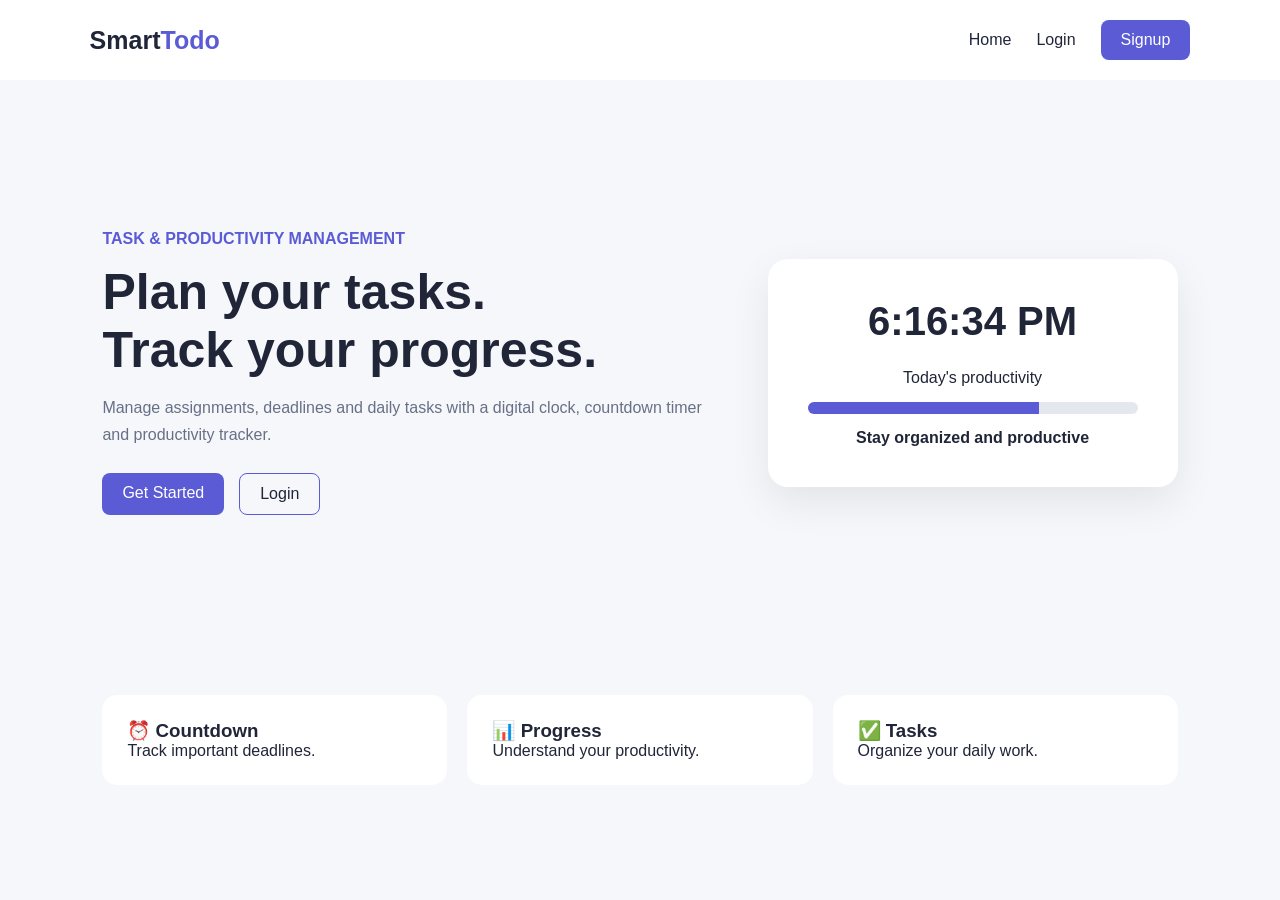
<file: index.html>
<!DOCTYPE html>
<html lang="en">
<head>
    <meta charset="UTF-8">
    <meta name="viewport" content="width=device-width, initial-scale=1.0">
    <title>Smart To-Do List</title>
    <link rel="stylesheet" href="css/style.css">
</head>
<body>

<header class="navbar">
    <div class="logo">Smart<span>Todo</span></div>

    <nav>
        <a href="index.html">Home</a>
<a href="login.html">Login</a>
        <a href="signup.html" class="nav-btn">Signup</a>
    </nav>
</header>

<main class="hero">

    <section class="hero-text">
        <p class="tag">TASK & PRODUCTIVITY MANAGEMENT</p>

        <h1>Plan your tasks.<br>Track your progress.</h1>

        <p>
            Manage assignments, deadlines and daily tasks with
            a digital clock, countdown timer and productivity tracker.
        </p>

        <div class="hero-buttons">
            <a href="signup.html" class="primary-btn">Get Started</a>
            <a href="login.html" class="secondary-btn">Login</a>
        </div>
    </section>

    <section class="hero-card">
        <div class="clock-preview" id="homeClock">00:00:00</div>
        <p>Today's productivity</p>

        <div class="progress-bar">
            <div class="progress-fill"></div>
        </div>

        <strong>Stay organized and productive</strong>
    </section>

</main>

<section class="features">
    <div class="feature-card">
        <h3>⏰ Countdown</h3>
        <p>Track important deadlines.</p>
    </div>

    <div class="feature-card">
        <h3>📊 Progress</h3>
        <p>Understand your productivity.</p>
    </div>

    <div class="feature-card">
        <h3>✅ Tasks</h3>
        <p>Organize your daily work.</p>
    </div>
</section>

<script>
    function updateHomeClock() {
        const clock = document.getElementById("homeClock");
        const now = new Date();
        clock.textContent = now.toLocaleTimeString();
    }

    setInterval(updateHomeClock, 1000);
    updateHomeClock();
</script>

</body>
</html>
</file>
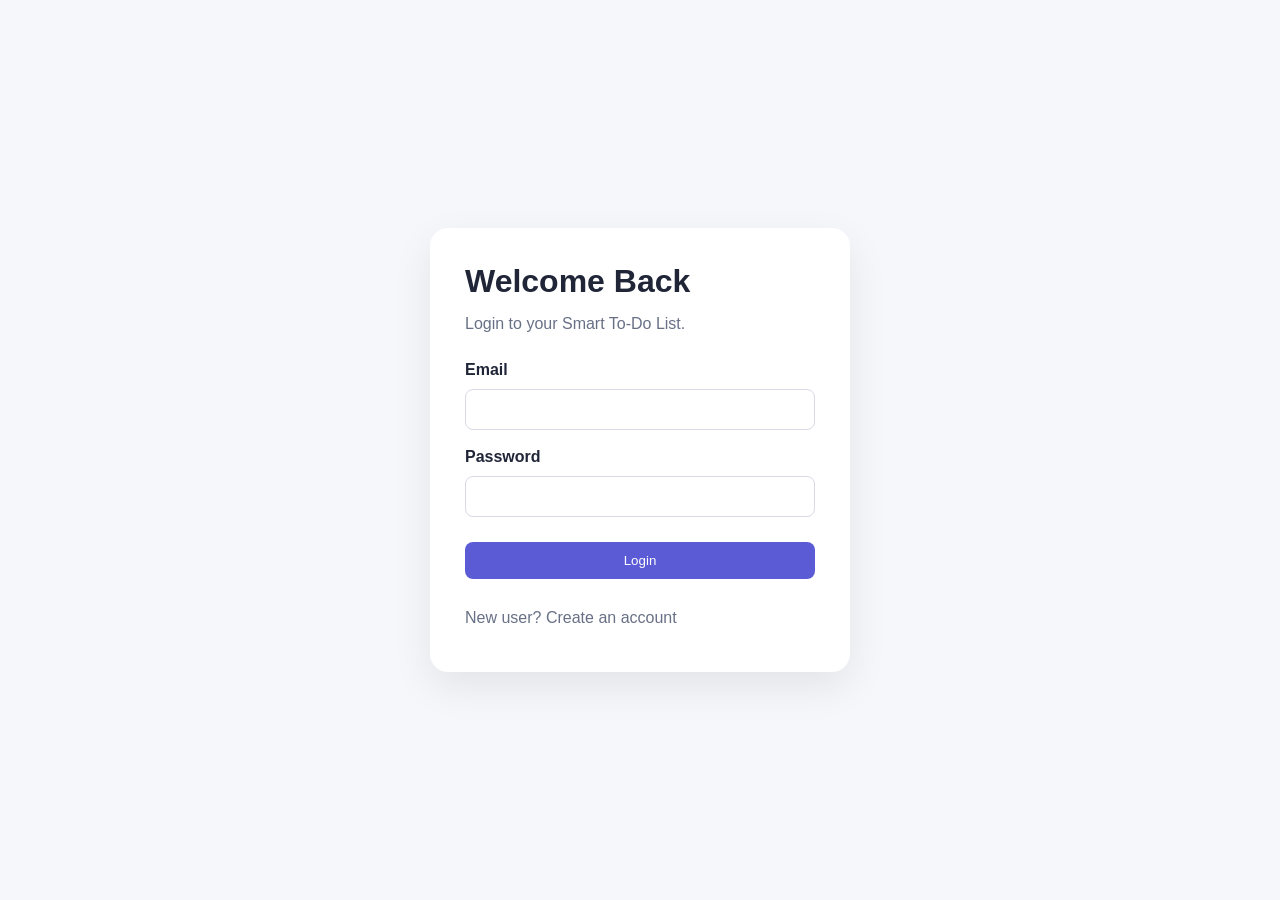
<file: admin-dashboard.html>
<!DOCTYPE html>
<html lang="en">
<head>
    <meta charset="UTF-8">
    <meta name="viewport" content="width=device-width, initial-scale=1.0">
    <title>Admin Dashboard</title>
    <link rel="stylesheet" href="css/style.css">
    <link rel="stylesheet" href="css/user.css">
</head>
<body>

<div class="dashboard">

    <aside class="sidebar">

        <h2>SmartTodo Admin</h2>

        <a href="#">Dashboard</a>
        <a href="#users">Users</a>
        <a href="#tasks">Tasks</a>

        <button id="adminLogout">
            Logout
        </button>

    </aside>

    <main class="main-content">

        <header class="dashboard-header">

            <div>
                <p>Administrator</p>
                <h1>Admin Dashboard</h1>
            </div>

            <div class="digital-clock" id="adminClock">
                00:00:00
            </div>

        </header>

        <section class="stats-grid">

            <div class="stat-card">
                <p>Total Users</p>
                <h2 id="adminUsers">0</h2>
            </div>

            <div class="stat-card">
                <p>Total Tasks</p>
                <h2 id="adminTasks">0</h2>
            </div>

            <div class="stat-card">
                <p>Completed</p>
                <h2 id="adminCompleted">0</h2>
            </div>

            <div class="stat-card">
                <p>Pending</p>
                <h2 id="adminPending">0</h2>
            </div>

        </section>

        <section class="panel" id="users">

            <h2>Registered Users</h2>

            <div id="userList"></div>

        </section>

        <br>

        <section class="panel" id="tasks">

            <h2>All Tasks</h2>

            <div id="adminTaskList"></div>

        </section>

    </main>

</div>

<script src="js/admin.js"></script>

</body>
</html>
</file>
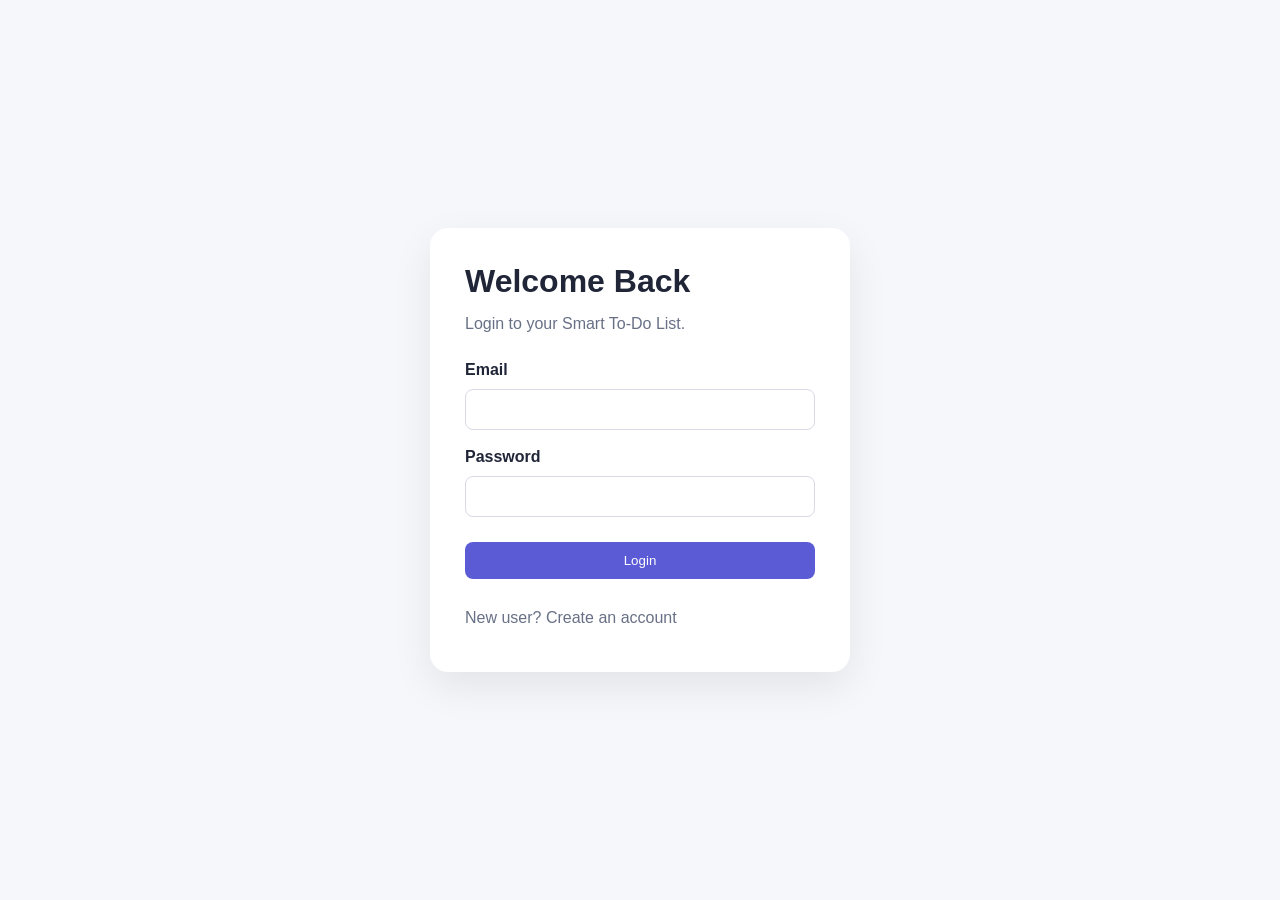
<file: login.html>
<!DOCTYPE html>
<html lang="en">
<head>
    <meta charset="UTF-8">
    <meta name="viewport" content="width=device-width, initial-scale=1.0">
    <title>Login - Smart Todo</title>
    <link rel="stylesheet" href="css/style.css">
    <link rel="stylesheet" href="css/auth.css">
</head>
<body>

<main class="auth-page">

    <form id="loginForm" class="auth-card">

        <h1>Welcome Back</h1>

        <p>Login to your Smart To-Do List.</p>

        <label>Email</label>
        <input type="email" id="loginEmail" required>

        <label>Password</label>
        <input type="password" id="loginPassword" required>

        <button type="submit" class="primary-btn">
            Login
        </button>

        <p id="loginMessage"></p>

        <p>
            New user?
            <a href="signup.html">Create an account</a>
        </p>

    </form>

</main>

<script src="js/auth.js"></script>

</body>
</html>
</file>
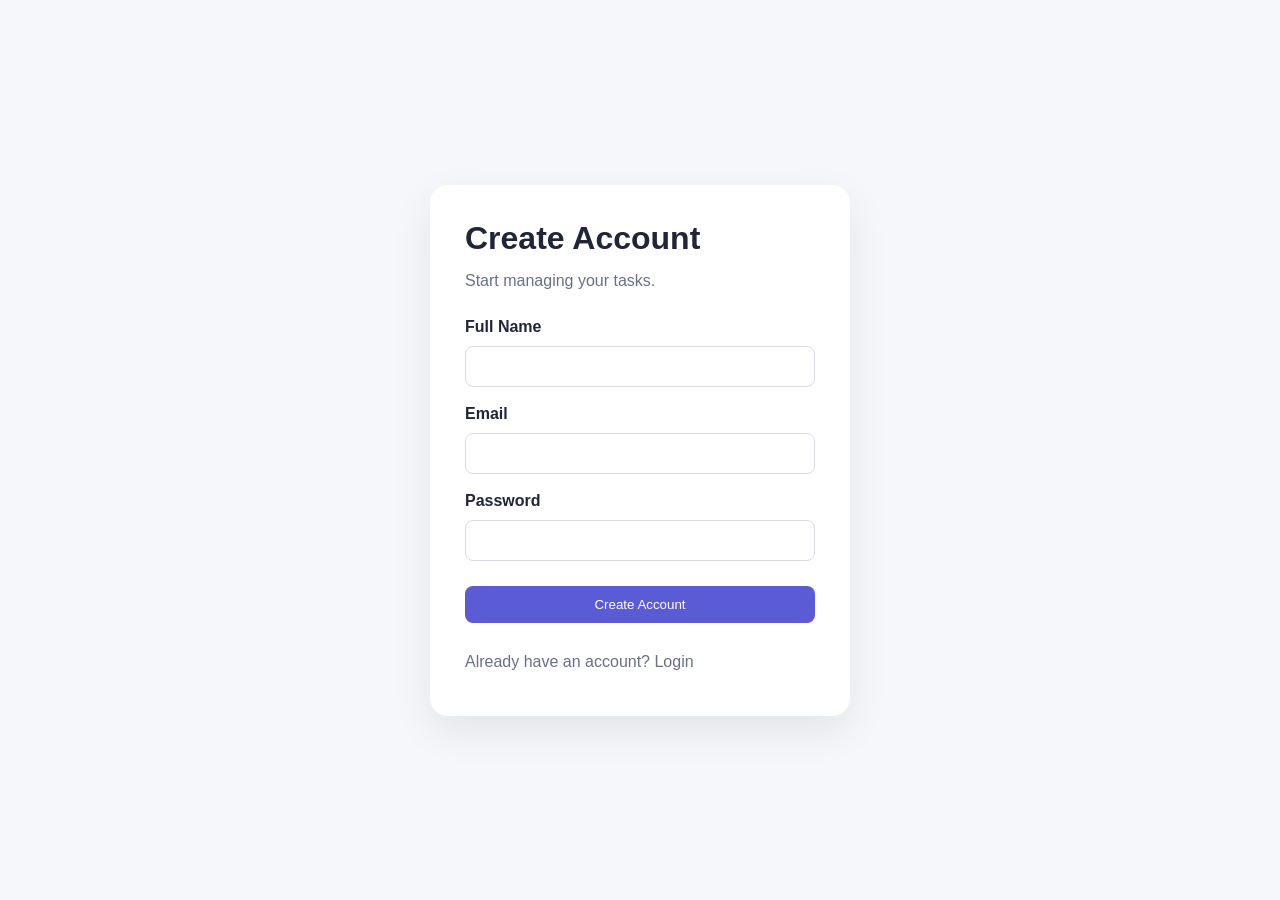
<file: signup.html>
<!DOCTYPE html>
<html lang="en">
<head>
    <meta charset="UTF-8">
    <meta name="viewport" content="width=device-width, initial-scale=1.0">
    <title>Signup - Smart Todo</title>
    <link rel="stylesheet" href="css/style.css">
    <link rel="stylesheet" href="css/auth.css">
</head>
<body>

<main class="auth-page">

    <form id="signupForm" class="auth-card">

        <h1>Create Account</h1>

        <p>Start managing your tasks.</p>

        <label>Full Name</label>
        <input type="text" id="signupName" required>

        <label>Email</label>
        <input type="email" id="signupEmail" required>

        <label>Password</label>
        <input type="password" id="signupPassword" required>

        <button type="submit" class="primary-btn">
            Create Account
        </button>

        <p id="signupMessage"></p>

        <p>
            Already have an account?
            <a href="login.html">Login</a>
        </p>

    </form>

</main>

<script src="js/auth.js"></script>

</body>
</html>
</file>
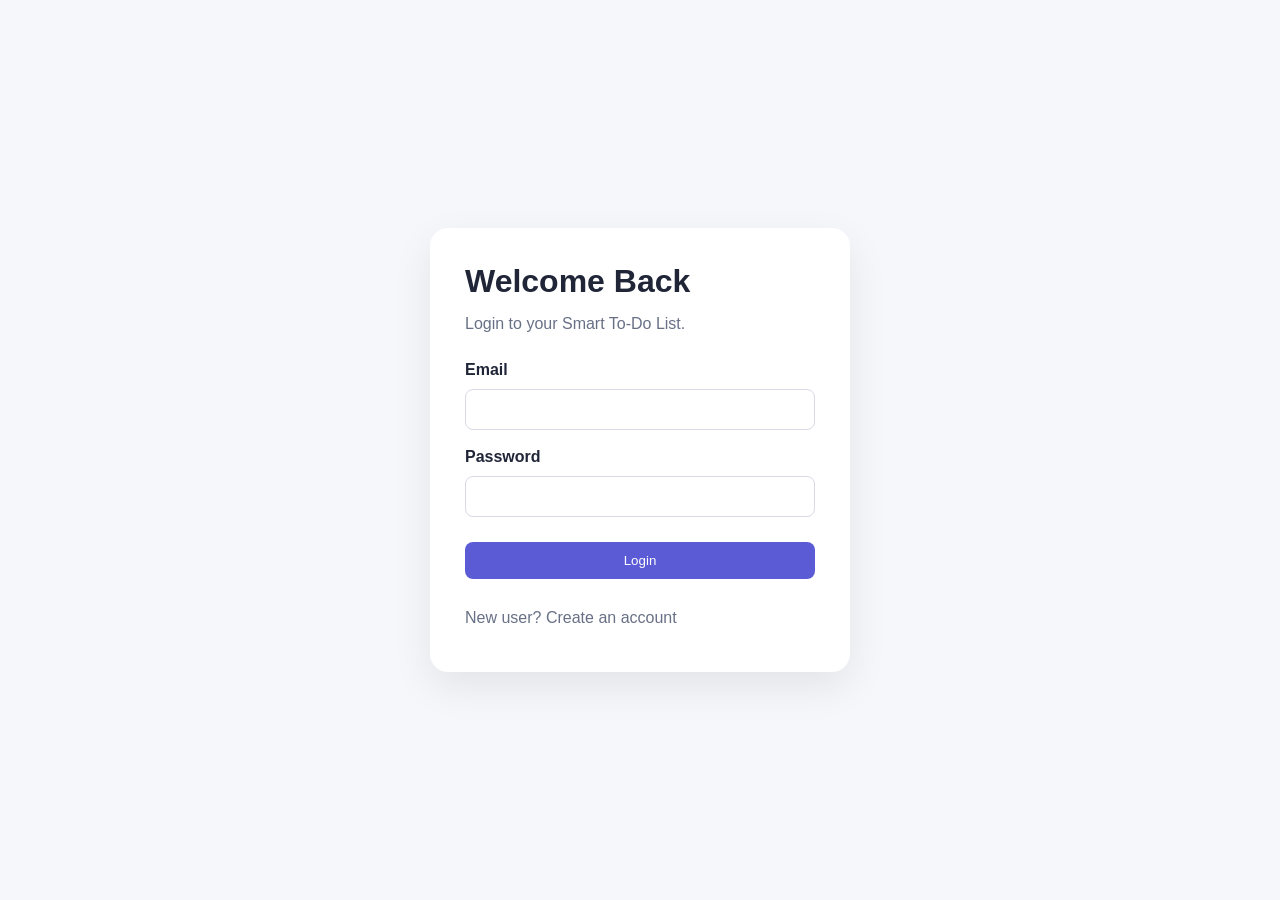
<file: user-dashboard.html>
<!DOCTYPE html>
<html lang="en">
<head>
    <meta charset="UTF-8">
    <meta name="viewport" content="width=device-width, initial-scale=1.0">
    <title>User Dashboard</title>
    <link rel="stylesheet" href="css/style.css">
    <link rel="stylesheet" href="css/user.css">
</head>
<body>

<div class="dashboard">

    <aside class="sidebar">

        <h2>SmartTodo</h2>

        <a href="#">Dashboard</a>
        <a href="#taskSection">My Tasks</a>
        <a href="#progressSection">Progress</a>

        <button id="logoutBtn">Logout</button>

    </aside>

    <main class="main-content">

        <header class="dashboard-header">

            <div>
                <p>Good day!</p>
                <h1 id="welcomeName">User</h1>
            </div>

            <div class="digital-clock" id="digitalClock">
                00:00:00
            </div>

        </header>

        <section class="stats-grid">

            <div class="stat-card">
                <p>Total Tasks</p>
                <h2 id="totalTasks">0</h2>
            </div>

            <div class="stat-card">
                <p>Completed</p>
                <h2 id="completedTasks">0</h2>
            </div>

            <div class="stat-card">
                <p>Pending</p>
                <h2 id="pendingTasks">0</h2>
            </div>

            <div class="stat-card">
                <p>Productivity</p>
                <h2 id="productivity">0%</h2>
            </div>

        </section>

        <section class="content-grid">

            <div class="panel" id="taskSection">

                <div class="panel-header">

                    <h2>My Tasks</h2>

                    <button id="addTaskBtn" class="primary-btn">
                        + Add Task
                    </button>

                </div>

                <div id="taskList"></div>

            </div>

            <div class="panel">

                <h2>Next Deadline</h2>

                <p id="nextTaskName">
                    No upcoming task
                </p>

                <div class="countdown" id="countdown">
                    --:--:--
                </div>

            </div>

        </section>

        <section class="panel" id="progressSection">

            <h2>Productivity Progress</h2>

            <p class="panel-description">
                Completed tasks during the current week.
            </p>

            <div class="chart-container">
                <canvas id="progressChart"
                        width="800"
                        height="300">
                </canvas>
            </div>

        </section>

    </main>

</div>

<script src="js/timer.js"></script>
<script src="js/user.js"></script>

</body>
</html>
</file>
<file: css/style.css>
* {
    box-sizing: border-box;
    margin: 0;
    padding: 0;
    font-family: Arial, sans-serif;
}

body {
    background: #f5f7fb;
    color: #202638;
}

a {
    text-decoration: none;
    color: inherit;
}

.navbar {
    display: flex;
    justify-content: space-between;
    align-items: center;
    padding: 20px 7%;
    background: white;
}

.logo {
    font-size: 25px;
    font-weight: bold;
}

.logo span {
    color: #5b5bd6;
}

.navbar nav {
    display: flex;
    align-items: center;
    gap: 25px;
}

.nav-btn,
.primary-btn {
    background: #5b5bd6;
    color: white;
    padding: 11px 20px;
    border-radius: 8px;
}

.hero {
    min-height: 65vh;
    display: grid;
    grid-template-columns: 1.2fr 0.8fr;
    align-items: center;
    gap: 50px;
    padding: 60px 8%;
}

.hero-text h1 {
    font-size: 50px;
    margin: 15px 0;
}

.hero-text > p:not(.tag) {
    max-width: 600px;
    line-height: 1.7;
    color: #687086;
}

.tag {
    color: #5b5bd6;
    font-weight: bold;
}

.hero-buttons {
    display: flex;
    gap: 15px;
    margin-top: 25px;
}

.secondary-btn {
    padding: 11px 20px;
    border: 1px solid #5b5bd6;
    border-radius: 8px;
}

.hero-card {
    background: white;
    padding: 40px;
    border-radius: 20px;
    box-shadow: 0 15px 40px rgba(0,0,0,0.08);
    text-align: center;
}

.clock-preview {
    font-size: 40px;
    font-weight: bold;
    margin-bottom: 25px;
}

.progress-bar {
    height: 12px;
    background: #e5e7ef;
    border-radius: 20px;
    margin: 15px 0;
    overflow: hidden;
}

.progress-fill {
    width: 70%;
    height: 100%;
    background: #5b5bd6;
}

.features {
    display: grid;
    grid-template-columns: repeat(3, 1fr);
    gap: 20px;
    padding: 30px 8% 60px;
}

.feature-card {
    background: white;
    padding: 25px;
    border-radius: 15px;
}

@media (max-width: 800px) {
    .hero {
        grid-template-columns: 1fr;
    }

    .features {
        grid-template-columns: 1fr;
    }

    .navbar nav {
        gap: 10px;
    }
}
</file>
<file: css/user.css>
.dashboard {
    min-height: 100vh;
    display: grid;
    grid-template-columns: 230px 1fr;
}

.sidebar {
    background: #202638;
    color: white;
    padding: 25px 18px;
    display: flex;
    flex-direction: column;
    gap: 10px;
}

.sidebar h2 {
    margin-bottom: 25px;
}

.sidebar a,
.sidebar button {
    padding: 12px;
    color: white;
    background: transparent;
    border: none;
    text-align: left;
    border-radius: 8px;
    cursor: pointer;
    font-size: 15px;
}

.sidebar a:hover,
.sidebar button:hover {
    background: #343b52;
}

.main-content {
    padding: 30px;
    overflow-x: hidden;
}

.dashboard-header {
    display: flex;
    justify-content: space-between;
    align-items: center;
    margin-bottom: 25px;
}

.dashboard-header p,
.panel-description {
    color: #687086;
}

.digital-clock {
    font-size: 25px;
    font-weight: bold;
}

.stats-grid {
    display: grid;
    grid-template-columns: repeat(4, 1fr);
    gap: 18px;
    margin-bottom: 25px;
}

.stat-card,
.panel {
    background: white;
    border-radius: 15px;
    padding: 22px;
    box-shadow: 0 5px 20px rgba(0,0,0,0.05);
}

.stat-card p {
    color: #687086;
}

.stat-card h2 {
    margin-top: 8px;
    font-size: 28px;
}

.content-grid {
    display: grid;
    grid-template-columns: 2fr 1fr;
    gap: 20px;
    margin-bottom: 20px;
}

.panel-header {
    display: flex;
    justify-content: space-between;
    align-items: center;
    margin-bottom: 20px;
}

.task-card {
    border: 1px solid #e1e4ec;
    border-radius: 12px;
    padding: 15px;
    margin-bottom: 12px;
    display: flex;
    justify-content: space-between;
    align-items: center;
    gap: 15px;
}

.task-card.completed {
    opacity: 0.55;
}

.task-card h3 {
    margin-bottom: 6px;
}

.task-card p {
    color: #687086;
    margin-bottom: 5px;
}

.task-actions {
    display: flex;
    gap: 7px;
}

.task-actions button {
    padding: 7px 10px;
    border: 1px solid #ddd;
    border-radius: 6px;
    background: white;
    cursor: pointer;
}

.countdown {
    font-size: 30px;
    font-weight: bold;
    margin-top: 25px;
}

.chart-container {
    width: 100%;
    overflow-x: auto;
    margin-top: 15px;
}

@media (max-width: 900px) {

    .dashboard {
        grid-template-columns: 1fr;
    }

    .sidebar {
        flex-direction: row;
        flex-wrap: wrap;
        align-items: center;
    }

    .sidebar h2 {
        width: 100%;
        margin-bottom: 5px;
    }

    .stats-grid {
        grid-template-columns: repeat(2, 1fr);
    }

    .content-grid {
        grid-template-columns: 1fr;
    }
}

@media (max-width: 550px) {

    .main-content {
        padding: 15px;
    }

    .stats-grid {
        grid-template-columns: 1fr;
    }

    .dashboard-header {
        align-items: flex-start;
        gap: 15px;
        flex-direction: column;
    }

    .task-card {
        flex-direction: column;
        align-items: flex-start;
    }
}
</file>
<file: css/auth.css>
body {
    min-height: 100vh;
}

.auth-page {
    min-height: 100vh;
    display: flex;
    justify-content: center;
    align-items: center;
    padding: 20px;
}

.auth-card {
    width: 100%;
    max-width: 420px;
    background: white;
    padding: 35px;
    border-radius: 18px;
    box-shadow: 0 15px 40px rgba(0,0,0,0.08);
    display: flex;
    flex-direction: column;
    gap: 10px;
}

.auth-card h1 {
    margin-bottom: 5px;
}

.auth-card p {
    color: #687086;
    margin-bottom: 10px;
}

.auth-card label {
    font-weight: bold;
    margin-top: 8px;
}

.auth-card input {
    padding: 12px;
    border: 1px solid #d8dbe5;
    border-radius: 8px;
    outline: none;
}

.auth-card input:focus {
    border-color: #5b5bd6;
}

.auth-card button {
    border: none;
    cursor: pointer;
    margin-top: 15px;
}
</file>
